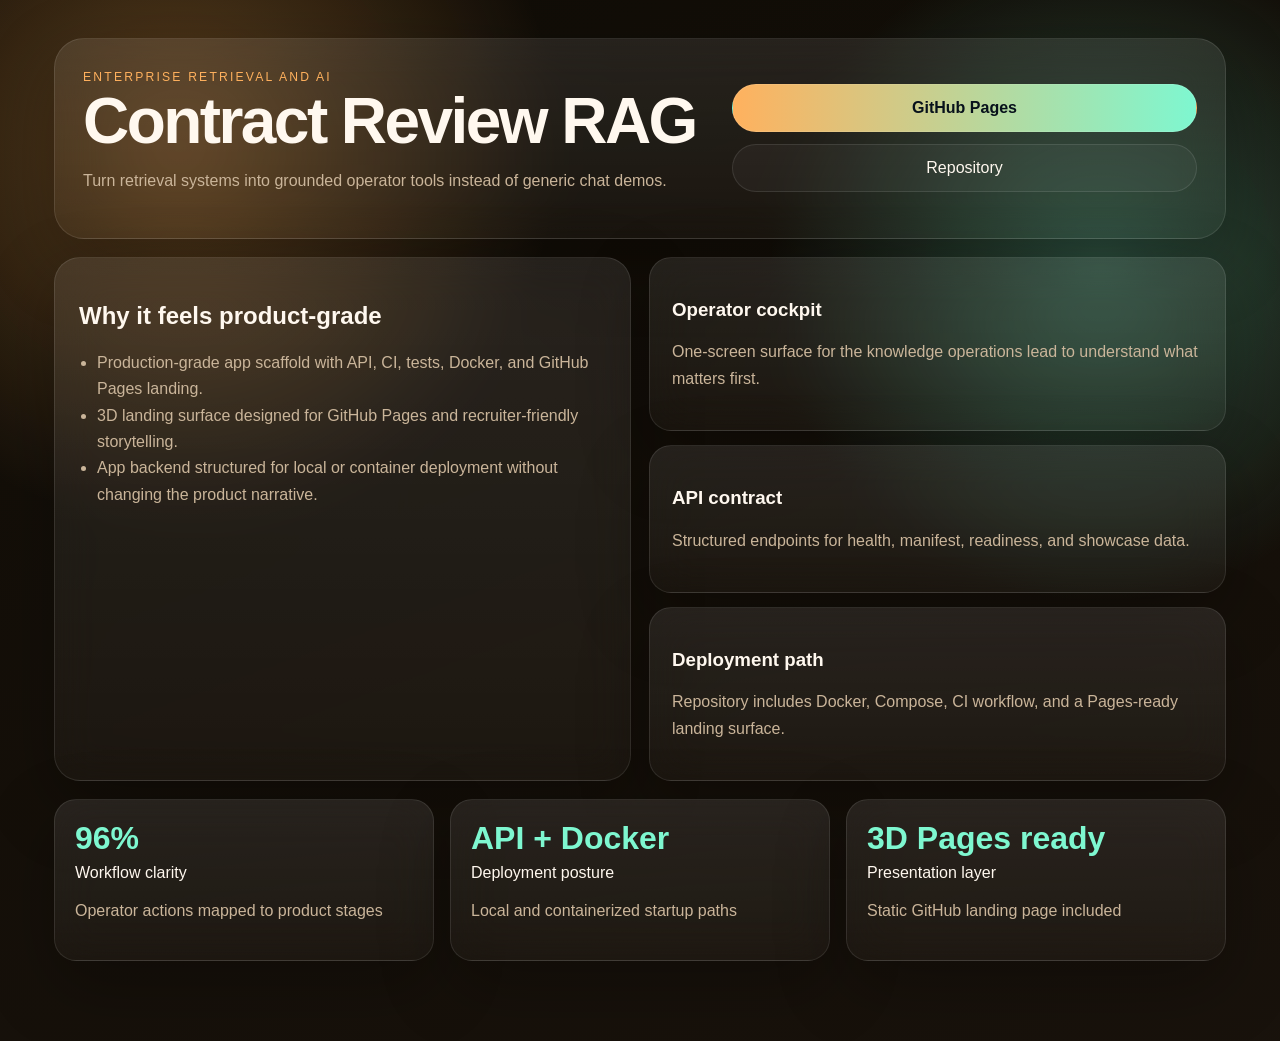
<file: docs/index.html>
<!DOCTYPE html>
<html lang="en">
<head>
  <meta charset="UTF-8" />
  <meta name="viewport" content="width=device-width, initial-scale=1.0" />
  <title>Contract Review RAG Landing</title>
  <link rel="stylesheet" href="landing.css" />
</head>
<body>
  <div class="scene" id="scene">
    <div class="backdrop"></div>
    <main class="deck">
      <section class="hero-card glass">
        <div>
          <span class="eyebrow">Enterprise retrieval and AI</span>
          <h1>Contract Review RAG</h1>
          <p>Turn retrieval systems into grounded operator tools instead of generic chat demos.</p>
        </div>
        <nav class="cta-stack">
          <a class="cta primary" href="https://r-behera.github.io/contract-review-rag/">GitHub Pages</a>
          <a class="cta" href="https://github.com/R-behera/contract-review-rag">Repository</a>
        </nav>
      </section>
      <section class="orbit-grid">
        <div class="glass panel large">
          <h2>Why it feels product-grade</h2>
          <ul><li>Production-grade app scaffold with API, CI, tests, Docker, and GitHub Pages landing.</li><li>3D landing surface designed for GitHub Pages and recruiter-friendly storytelling.</li><li>App backend structured for local or container deployment without changing the product narrative.</li></ul>
        </div>
        <div id="cards" class="card-stack"></div>
      </section>
      <section class="metrics-row" id="metrics"></section>
    </main>
  </div>
  <script>window.PROJECT_MANIFEST = {"slug": "contract-review-rag", "title": "Contract Review RAG", "summary": "![Demo Screenshot](demo/screenshot.png)", "domain": "Enterprise retrieval and AI", "audience": "knowledge operations lead", "promise": "Turn retrieval systems into grounded operator tools instead of generic chat demos.", "hero": ["Production-grade app scaffold with API, CI, tests, Docker, and GitHub Pages landing.", "3D landing surface designed for GitHub Pages and recruiter-friendly storytelling.", "App backend structured for local or container deployment without changing the product narrative."], "kpis": [{"label": "Workflow clarity", "value": "96%", "note": "Operator actions mapped to product stages"}, {"label": "Deployment posture", "value": "API + Docker", "note": "Local and containerized startup paths"}, {"label": "Presentation layer", "value": "3D Pages ready", "note": "Static GitHub landing page included"}], "stages": ["ingest", "validate", "analyze", "decide", "monitor"], "cards": [{"title": "Operator cockpit", "body": "One-screen surface for the knowledge operations lead to understand what matters first."}, {"title": "API contract", "body": "Structured endpoints for health, manifest, readiness, and showcase data."}, {"title": "Deployment path", "body": "Repository includes Docker, Compose, CI workflow, and a Pages-ready landing surface."}], "scene": "neural-ribbon", "theme": {"bg": "#0f0c07", "surface": "#1f1811", "ink": "#fff8ef", "muted": "#cab59a", "accent": "#ffb15e", "accent2": "#7ef7d0"}, "pages_url": "https://r-behera.github.io/contract-review-rag/", "api_examples": {"health": {"status": "ok", "project": "contract-review-rag"}, "readiness": {"api": "ready", "landing_page": "docs/index.html", "container": "Dockerfile present"}, "signals": [{"name": "Decision coverage", "status": "strong", "detail": "App and landing narrative aligned"}, {"name": "Operator context", "status": "strong", "detail": "Primary user anchored as knowledge operations lead"}, {"name": "Delivery path", "status": "ready", "detail": "Pages + containerized app scaffold generated"}]}};</script>
  <script src="landing.js"></script>
</body>
</html>
</file>
<file: docs/landing.css>
:root{--bg:#0f0c07;--surface:#1f1811;--ink:#fff8ef;--muted:#cab59a;--accent:#ffb15e;--accent2:#7ef7d0;--rx:0deg;--ry:0deg;}*{box-sizing:border-box}html,body{margin:0;min-height:100%;font-family:Inter,Segoe UI,sans-serif;background:var(--bg);color:var(--ink)}.scene{min-height:100vh;overflow:hidden;position:relative;transform-style:preserve-3d;perspective:1600px}.backdrop{position:absolute;inset:-10%;background:radial-gradient(circle at 20% 20%,color-mix(in srgb,var(--accent) 30%, transparent),transparent 24%),radial-gradient(circle at 80% 30%,color-mix(in srgb,var(--accent2) 28%, transparent),transparent 22%),linear-gradient(160deg,var(--bg),color-mix(in srgb,var(--surface) 78%, black));filter:saturate(1.15)}.deck{position:relative;z-index:2;max-width:1220px;margin:0 auto;padding:38px 24px 80px;transform:rotateX(var(--rx)) rotateY(var(--ry));transition:transform .12s ease-out}.glass{background:linear-gradient(180deg,rgba(255,255,255,.09),rgba(255,255,255,.03));border:1px solid rgba(255,255,255,.1);backdrop-filter:blur(22px);box-shadow:0 24px 70px rgba(0,0,0,.28)}.hero-card{display:grid;grid-template-columns:1.15fr .85fr;gap:20px;padding:28px;border-radius:30px;margin-bottom:18px}.eyebrow{letter-spacing:.18em;text-transform:uppercase;font-size:.76rem;color:var(--accent)}h1{font-size:clamp(2.4rem,5vw,4.8rem);line-height:.94;margin:.4rem 0 1rem;letter-spacing:-.04em}p,li{color:var(--muted);line-height:1.65}.cta-stack{display:flex;flex-direction:column;justify-content:center;gap:12px}.cta{display:inline-flex;justify-content:center;padding:14px 18px;border-radius:999px;text-decoration:none;color:var(--ink);border:1px solid rgba(255,255,255,.1);background:rgba(255,255,255,.04)}.primary{background:linear-gradient(90deg,var(--accent),var(--accent2));color:#07111b;font-weight:700}.orbit-grid{display:grid;grid-template-columns:1fr 1fr;gap:18px;margin-bottom:18px}.panel.large{padding:24px;border-radius:26px}.card-stack{display:grid;gap:14px}.flip{padding:22px;border-radius:22px;transform:translateZ(var(--z))}.metrics-row{display:grid;grid-template-columns:repeat(3,minmax(0,1fr));gap:16px}.metric{padding:20px;border-radius:22px}.metric strong{display:block;font-size:2rem;color:var(--accent2);margin-bottom:.4rem}ul{padding-left:18px;margin:14px 0 0}@media(max-width:980px){.hero-card,.orbit-grid,.metrics-row{grid-template-columns:1fr}.deck{padding:22px 16px 60px}}
</file>
